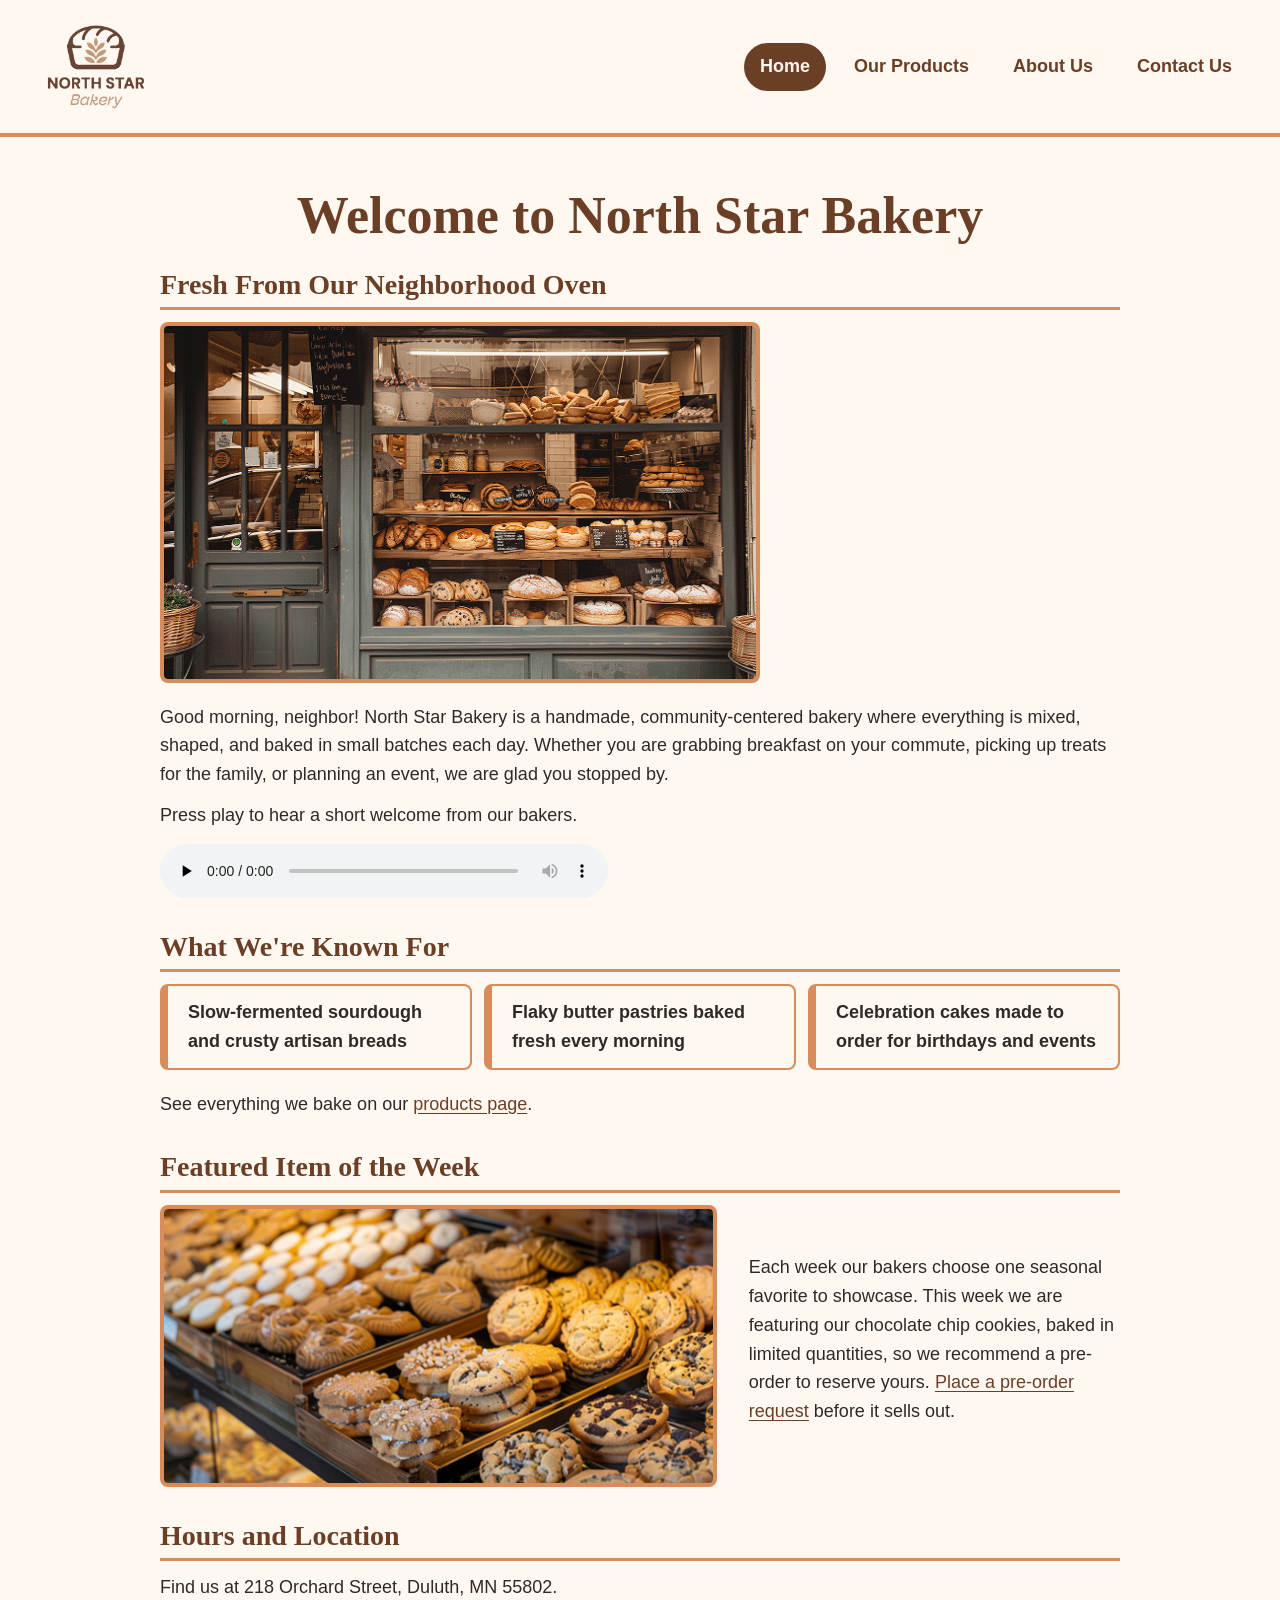
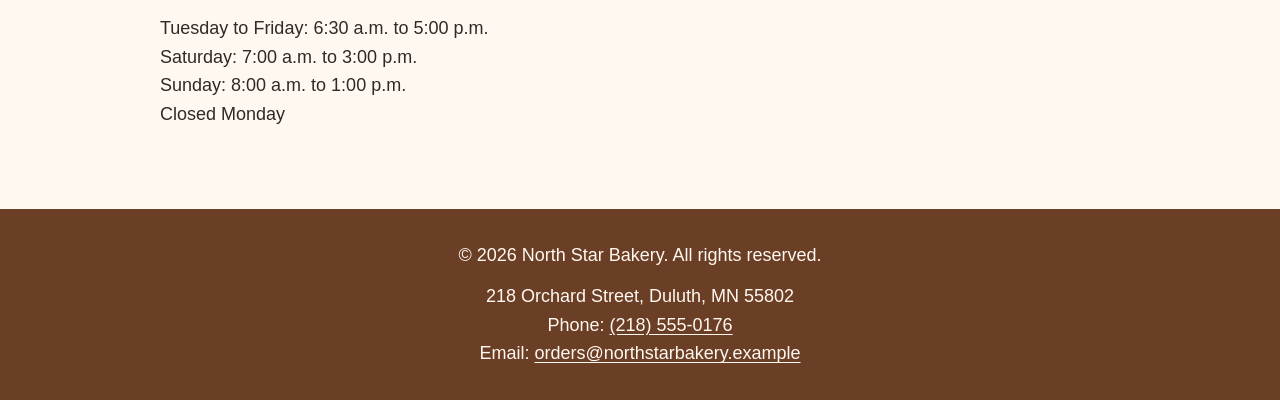
<file: index.html>
<!DOCTYPE html>
<html lang="en">
<head>
  <meta charset="UTF-8">
  <meta name="viewport" content="width=device-width, initial-scale=1.0">
  <meta name="description" content="North Star Bakery is a neighborhood bakery offering handmade breads, pastries, and cakes, with pre-orders available.">
  <title>North Star Bakery | Handmade Bread, Pastries, and Cakes</title>
  <link rel="stylesheet" href="styles.css">
</head>
<body>
  <a href="#main-content">Skip to main content</a>

  <header>
    <a href="index.html"><img src="Bakery_c/bakery-logo_c.png" alt="North Star Bakery logo, a bread loaf with a wheat sprig emblem - return to home page" width="120"></a>
    <nav aria-label="Main navigation">
      <ul>
        <li><a href="index.html" aria-current="page">Home</a></li>
        <li><a href="products.html">Our Products</a></li>
        <li><a href="about.html">About Us</a></li>
        <li><a href="contact.html">Contact Us</a></li>
      </ul>
    </nav>
  </header>

  <main id="main-content">
    <h1>Welcome to North Star Bakery</h1>

    <section>
      <h2>Fresh From Our Neighborhood Oven</h2>
      <img src="Bakery_c/bakery-storefront_c.png" alt="The front of North Star Bakery, with a large shop window full of breads, rolls, and pastries on wooden shelves" width="600">
      <p>Good morning, neighbor! North Star Bakery is a handmade, community-centered bakery where everything is mixed, shaped, and baked in small batches each day. Whether you are grabbing breakfast on your commute, picking up treats for the family, or planning an event, we are glad you stopped by.</p>
      <p>Press play to hear a short welcome from our bakers.</p>
      <audio controls preload="none">
        <source src="Bakery_c/bakery-welcome_c.mp3" type="audio/mpeg">
        <p>Your browser does not support the audio element. You can <a href="Bakery_c/bakery-welcome_c.mp3">download the welcome message (MP3)</a> instead.</p>
      </audio>
    </section>

    <section>
      <h2>What We're Known For</h2>
      <ul class="feature-list">
        <li>Slow-fermented sourdough and crusty artisan breads</li>
        <li>Flaky butter pastries baked fresh every morning</li>
        <li>Celebration cakes made to order for birthdays and events</li>
      </ul>
      <p>See everything we bake on our <a href="products.html">products page</a>.</p>
    </section>

    <section>
      <h2>Featured Item of the Week</h2>
      <div class="feature">
      <picture>
        <source media="(min-width: 800px)" srcset="Bakery_c/bakery-feature-large_c.png">
        <img src="Bakery_c/bakery-feature-small_c.png" alt="Trays of freshly baked cookies, including chocolate chip cookies, and glazed pastries in the North Star Bakery display case" width="600">
      </picture>
      <p>Each week our bakers choose one seasonal favorite to showcase. This week we are featuring our chocolate chip cookies, baked in limited quantities, so we recommend a pre-order to reserve yours. <a href="contact.html">Place a pre-order request</a> before it sells out.</p>
      </div>
    </section>

    <section>
      <h2>Hours and Location</h2>
      <p>Find us at 218 Orchard Street, Duluth, MN 55802.</p>
      <p>Tuesday to Friday: 6:30 a.m. to 5:00 p.m.<br>
      Saturday: 7:00 a.m. to 3:00 p.m.<br>
      Sunday: 8:00 a.m. to 1:00 p.m.<br>
      Closed Monday</p>
    </section>
  </main>

  <footer>
    <p>&copy; 2026 North Star Bakery. All rights reserved.</p>
    <address>
      218 Orchard Street, Duluth, MN 55802<br>
      Phone: <a href="tel:+12185550176">(218) 555-0176</a><br>
      Email: <a href="mailto:orders@northstarbakery.example">orders@northstarbakery.example</a>
    </address>
  </footer>
</body>
</html>
</file>
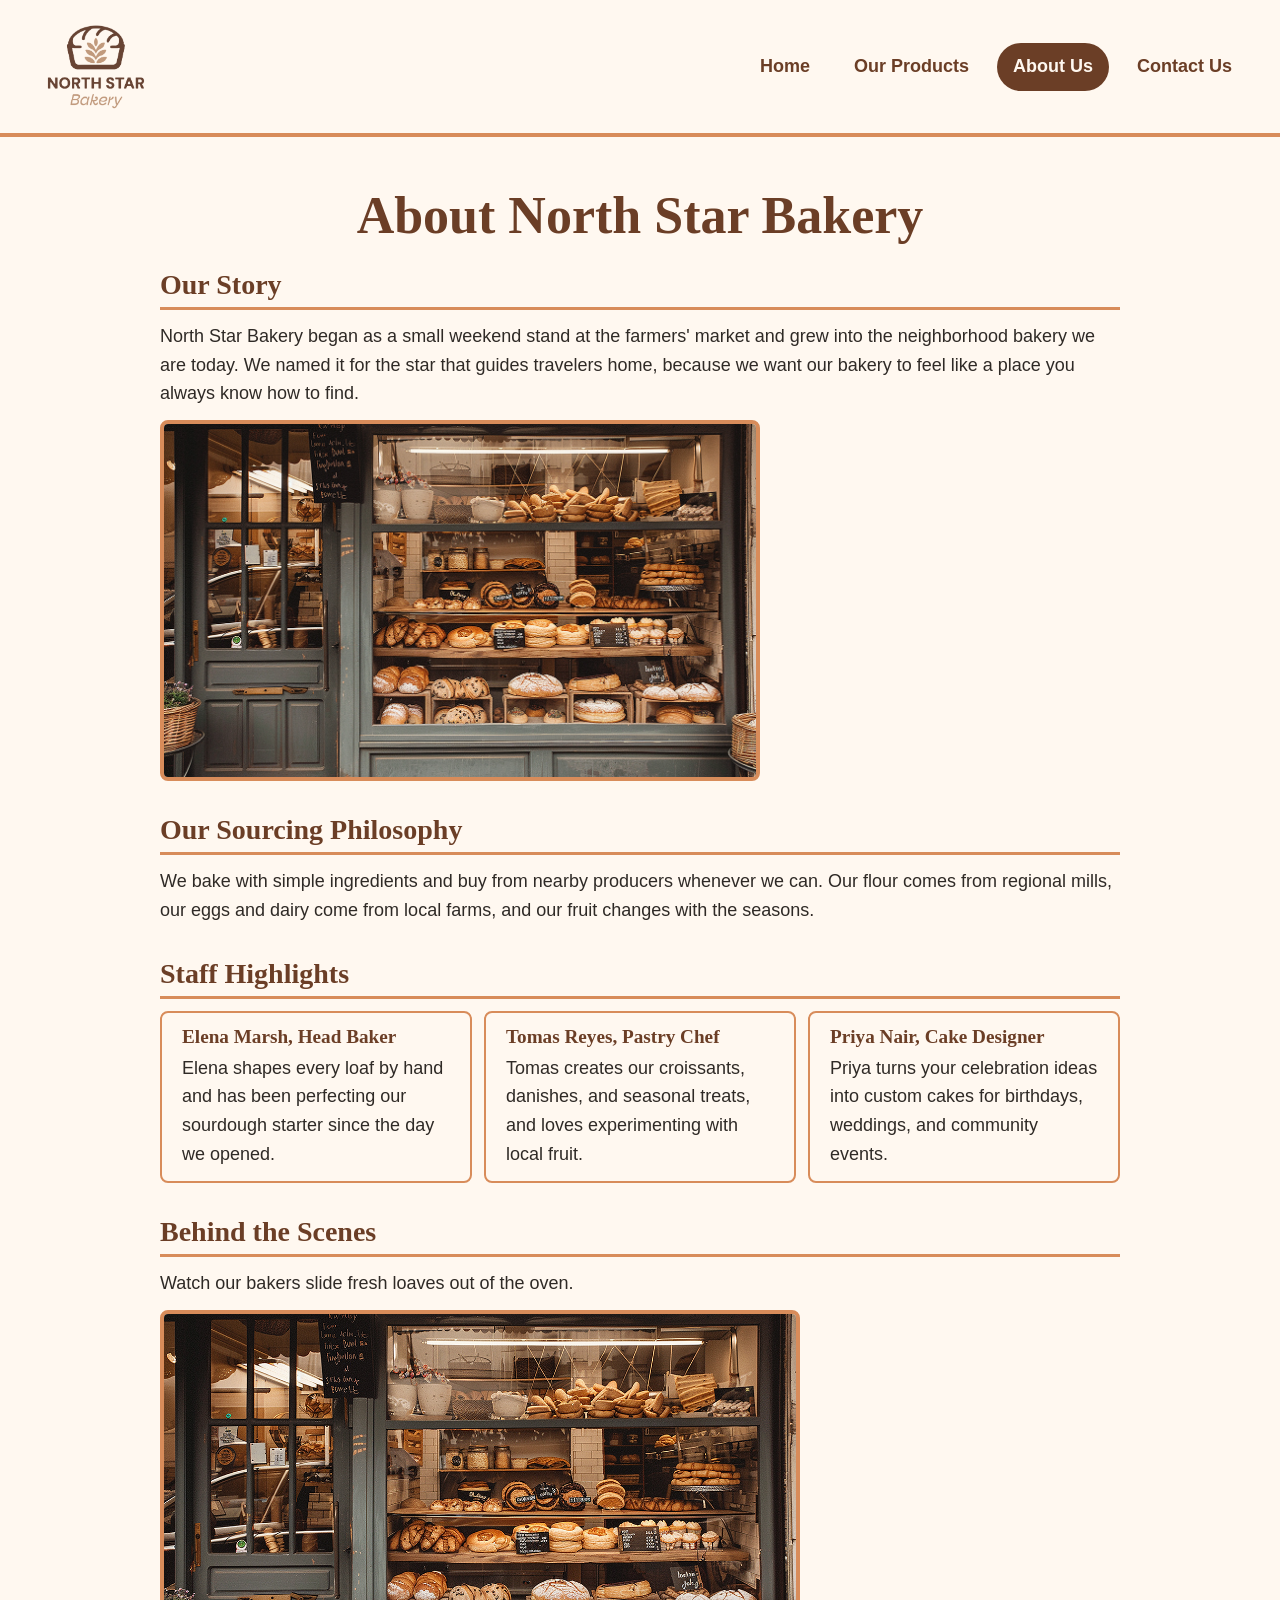
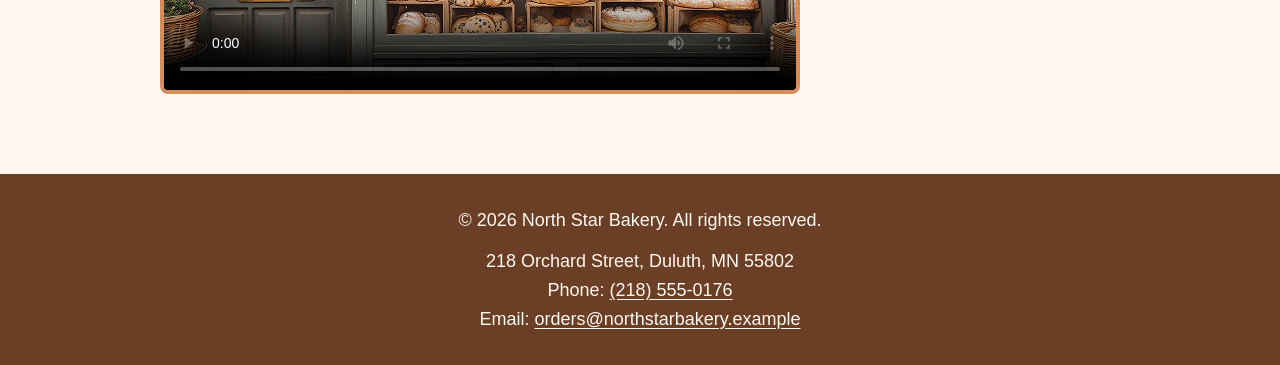
<file: about.html>
<!DOCTYPE html>
<html lang="en">
<head>
  <meta charset="UTF-8">
  <meta name="viewport" content="width=device-width, initial-scale=1.0">
  <meta name="description" content="Learn the story, sourcing philosophy, and team behind North Star Bakery.">
  <title>About Us | North Star Bakery</title>
  <link rel="stylesheet" href="styles.css">
</head>
<body>
  <a href="#main-content">Skip to main content</a>

  <header>
    <a href="index.html"><img src="Bakery_c/bakery-logo_c.png" alt="North Star Bakery logo, a bread loaf with a wheat sprig emblem - return to home page" width="120"></a>
    <nav aria-label="Main navigation">
      <ul>
        <li><a href="index.html">Home</a></li>
        <li><a href="products.html">Our Products</a></li>
        <li><a href="about.html" aria-current="page">About Us</a></li>
        <li><a href="contact.html">Contact Us</a></li>
      </ul>
    </nav>
  </header>

  <main id="main-content">
    <h1>About North Star Bakery</h1>

    <section>
      <h2>Our Story</h2>
      <p>North Star Bakery began as a small weekend stand at the farmers' market and grew into the neighborhood bakery we are today. We named it for the star that guides travelers home, because we want our bakery to feel like a place you always know how to find.</p>
      <img src="Bakery_c/bakery-storefront_c.png" alt="North Star Bakery's storefront window, where neighbors stop in each morning for fresh bread and pastries" width="600">
    </section>

    <section>
      <h2>Our Sourcing Philosophy</h2>
      <p>We bake with simple ingredients and buy from nearby producers whenever we can. Our flour comes from regional mills, our eggs and dairy come from local farms, and our fruit changes with the seasons.</p>
    </section>

    <section>
      <h2>Staff Highlights</h2>
      <div class="card-row">
        <article>
          <h3>Elena Marsh, Head Baker</h3>
          <p>Elena shapes every loaf by hand and has been perfecting our sourdough starter since the day we opened.</p>
        </article>
        <article>
          <h3>Tomas Reyes, Pastry Chef</h3>
          <p>Tomas creates our croissants, danishes, and seasonal treats, and loves experimenting with local fruit.</p>
        </article>
        <article>
          <h3>Priya Nair, Cake Designer</h3>
          <p>Priya turns your celebration ideas into custom cakes for birthdays, weddings, and community events.</p>
        </article>
      </div>
    </section>

    <section>
      <h2>Behind the Scenes</h2>
      <p>Watch our bakers slide fresh loaves out of the oven.</p>
      <video controls preload="metadata" poster="Bakery_c/bakery-storefront_c.png" width="640">
        <source src="Bakery_c/bakery-behind-scenes_c.mp4" type="video/mp4">
        <p>Your browser does not support the video element. The video shows our baker using a wooden peel to slide freshly baked loaves out of the oven. You can <a href="Bakery_c/bakery-behind-scenes_c.mp4">download the behind-the-scenes video (MP4)</a> instead.</p>
      </video>
    </section>
  </main>

  <footer>
    <p>&copy; 2026 North Star Bakery. All rights reserved.</p>
    <address>
      218 Orchard Street, Duluth, MN 55802<br>
      Phone: <a href="tel:+12185550176">(218) 555-0176</a><br>
      Email: <a href="mailto:orders@northstarbakery.example">orders@northstarbakery.example</a>
    </address>
  </footer>
</body>
</html>
</file>
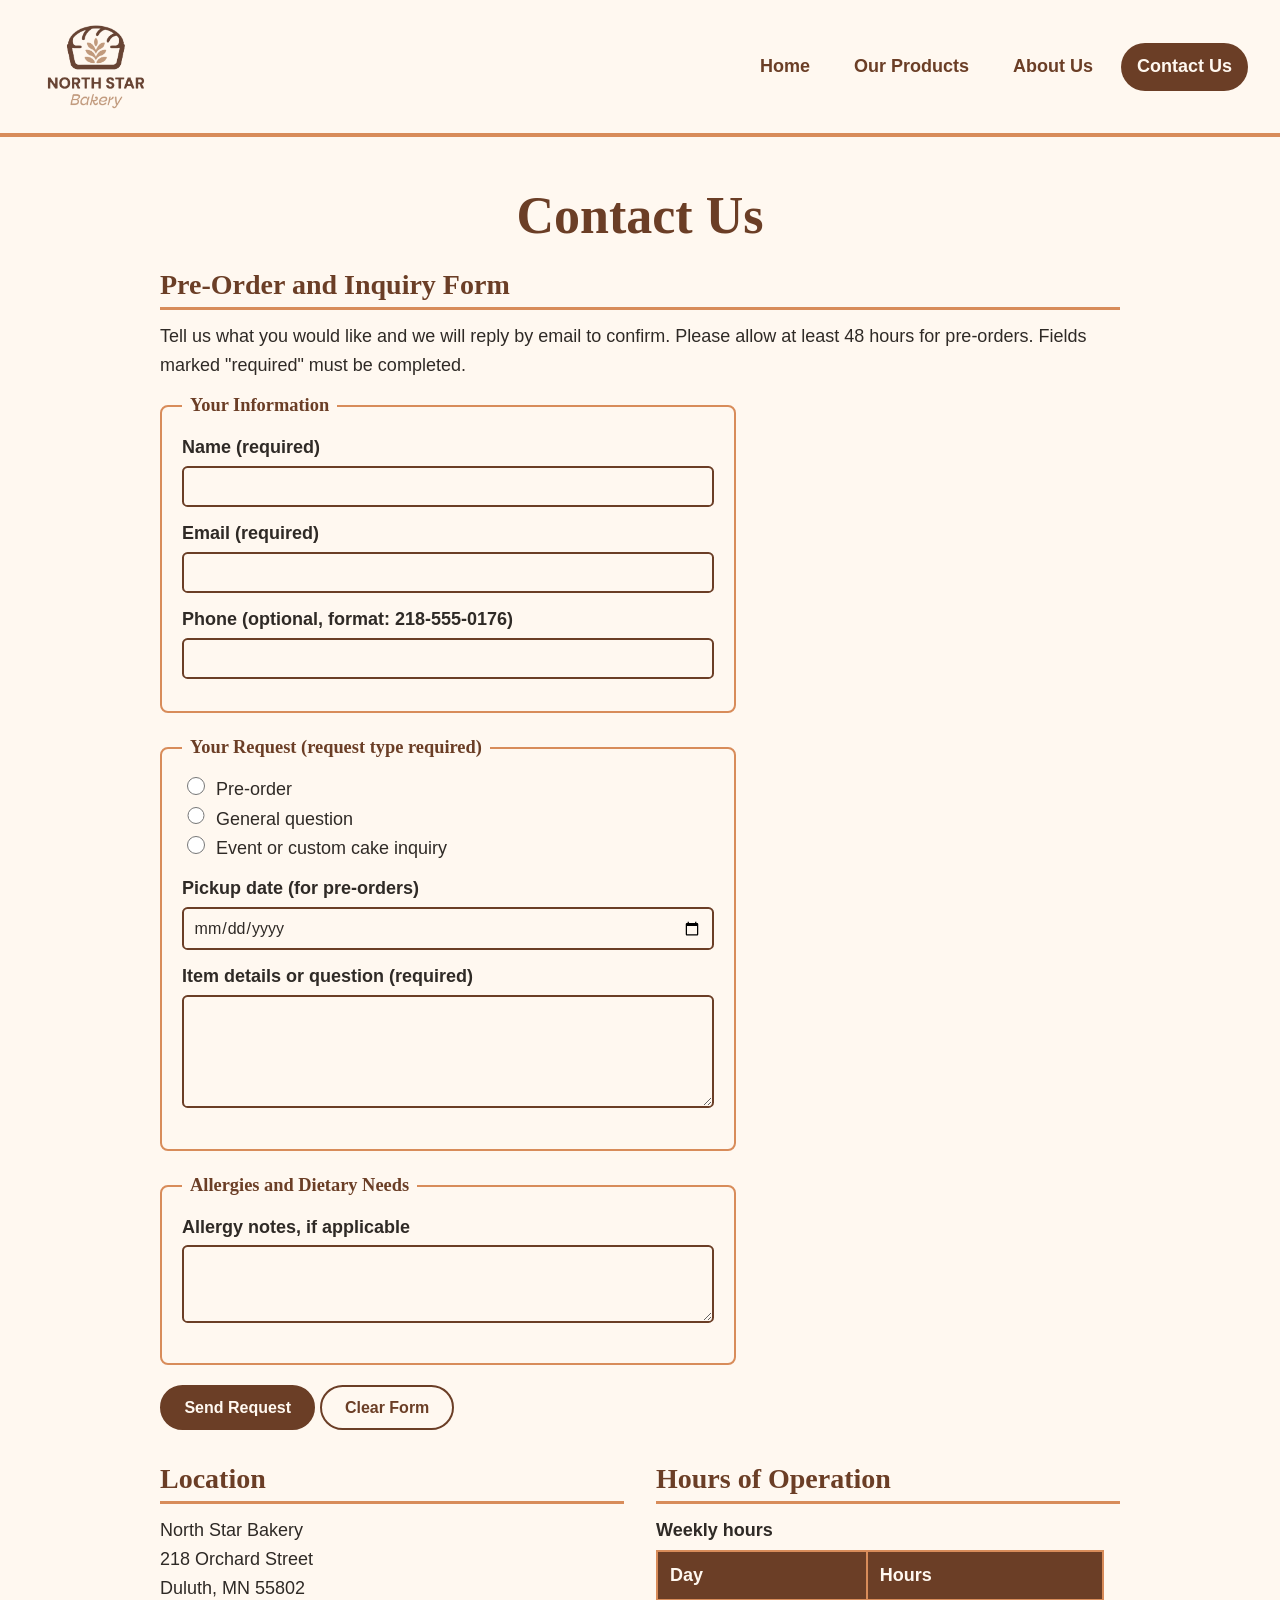
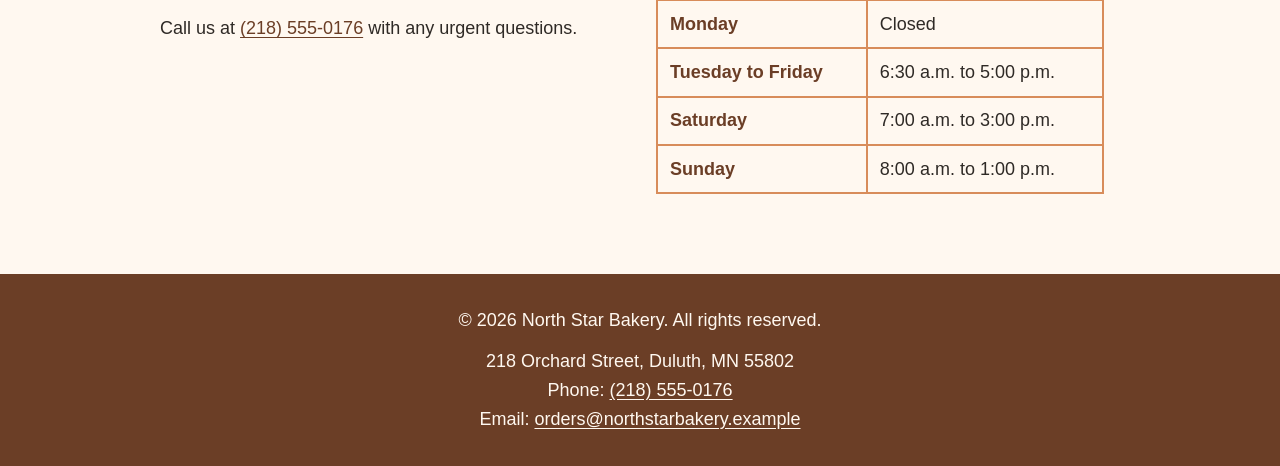
<file: contact.html>
<!DOCTYPE html>
<html lang="en">
<head>
  <meta charset="UTF-8">
  <meta name="viewport" content="width=device-width, initial-scale=1.0">
  <meta name="description" content="Send a pre-order or inquiry to North Star Bakery and find our location and hours.">
  <title>Contact Us | North Star Bakery</title>
  <link rel="stylesheet" href="styles.css">
</head>
<body>
  <a href="#main-content">Skip to main content</a>

  <header>
    <a href="index.html"><img src="Bakery_c/bakery-logo_c.png" alt="North Star Bakery logo, a bread loaf with a wheat sprig emblem - return to home page" width="120"></a>
    <nav aria-label="Main navigation">
      <ul>
        <li><a href="index.html">Home</a></li>
        <li><a href="products.html">Our Products</a></li>
        <li><a href="about.html">About Us</a></li>
        <li><a href="contact.html" aria-current="page">Contact Us</a></li>
      </ul>
    </nav>
  </header>

  <main id="main-content">
    <h1>Contact Us</h1>

    <section>
      <h2>Pre-Order and Inquiry Form</h2>
      <p>Tell us what you would like and we will reply by email to confirm. Please allow at least 48 hours for pre-orders. Fields marked "required" must be completed.</p>

      <form action="https://example.com/preorder" method="post">
        <fieldset>
          <legend>Your Information</legend>
          <p>
            <label for="name">Name (required)</label><br>
            <input type="text" id="name" name="name" required minlength="2" maxlength="60" autocomplete="name">
          </p>
          <p>
            <label for="email">Email (required)</label><br>
            <input type="email" id="email" name="email" required autocomplete="email">
          </p>
          <p>
            <label for="phone">Phone (optional, format: 218-555-0176)</label><br>
            <input type="tel" id="phone" name="phone" pattern="[0-9]{3}-[0-9]{3}-[0-9]{4}" title="Enter a phone number in the format 218-555-0176" autocomplete="tel">
          </p>
        </fieldset>

        <fieldset>
          <legend>Your Request (request type required)</legend>
          <p>
            <input type="radio" id="type-preorder" name="request-type" value="pre-order" required>
            <label for="type-preorder">Pre-order</label><br>
            <input type="radio" id="type-question" name="request-type" value="general-question">
            <label for="type-question">General question</label><br>
            <input type="radio" id="type-event" name="request-type" value="event-inquiry">
            <label for="type-event">Event or custom cake inquiry</label>
          </p>
          <p>
            <label for="pickup-date">Pickup date (for pre-orders)</label><br>
            <input type="date" id="pickup-date" name="pickup-date">
          </p>
          <p>
            <label for="details">Item details or question (required)</label><br>
            <textarea id="details" name="details" rows="5" cols="40" required minlength="10" maxlength="500"></textarea>
          </p>
        </fieldset>

        <fieldset>
          <legend>Allergies and Dietary Needs</legend>
          <p>
            <label for="allergies">Allergy notes, if applicable</label><br>
            <textarea id="allergies" name="allergies" rows="3" cols="40" maxlength="300"></textarea>
          </p>
        </fieldset>

        <p>
          <button type="submit">Send Request</button>
          <button type="reset">Clear Form</button>
        </p>
      </form>
    </section>

    <div class="info-row">
    <section>
      <h2>Location</h2>
      <p>North Star Bakery<br>
      218 Orchard Street<br>
      Duluth, MN 55802</p>
      <p>Call us at <a href="tel:+12185550176">(218) 555-0176</a> with any urgent questions.</p>
    </section>

    <section>
      <h2>Hours of Operation</h2>
      <table>
        <caption>Weekly hours</caption>
        <thead>
          <tr>
            <th scope="col">Day</th>
            <th scope="col">Hours</th>
          </tr>
        </thead>
        <tbody>
          <tr>
            <th scope="row">Monday</th>
            <td>Closed</td>
          </tr>
          <tr>
            <th scope="row">Tuesday to Friday</th>
            <td>6:30 a.m. to 5:00 p.m.</td>
          </tr>
          <tr>
            <th scope="row">Saturday</th>
            <td>7:00 a.m. to 3:00 p.m.</td>
          </tr>
          <tr>
            <th scope="row">Sunday</th>
            <td>8:00 a.m. to 1:00 p.m.</td>
          </tr>
        </tbody>
      </table>
    </section>
    </div>
  </main>

  <footer>
    <p>&copy; 2026 North Star Bakery. All rights reserved.</p>
    <address>
      218 Orchard Street, Duluth, MN 55802<br>
      Phone: <a href="tel:+12185550176">(218) 555-0176</a><br>
      Email: <a href="mailto:orders@northstarbakery.example">orders@northstarbakery.example</a>
    </address>
  </footer>
</body>
</html>
</file>
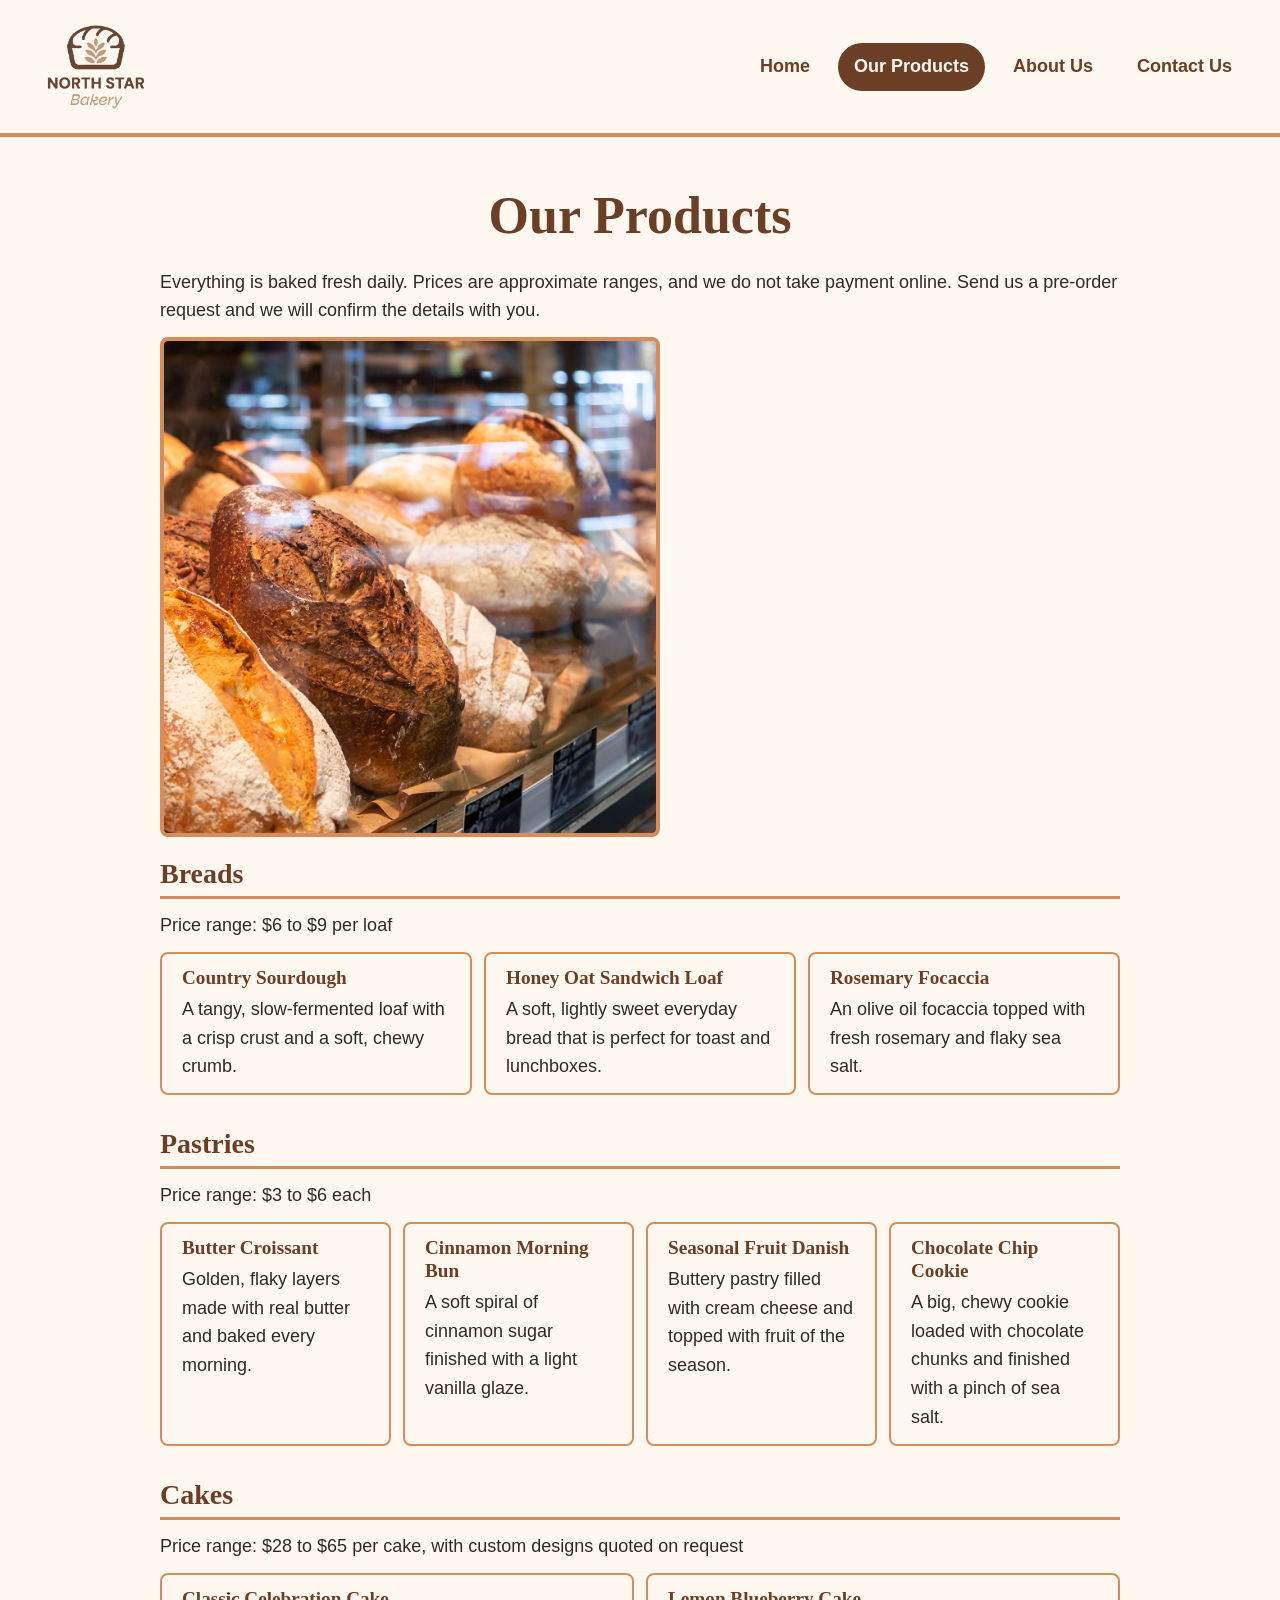
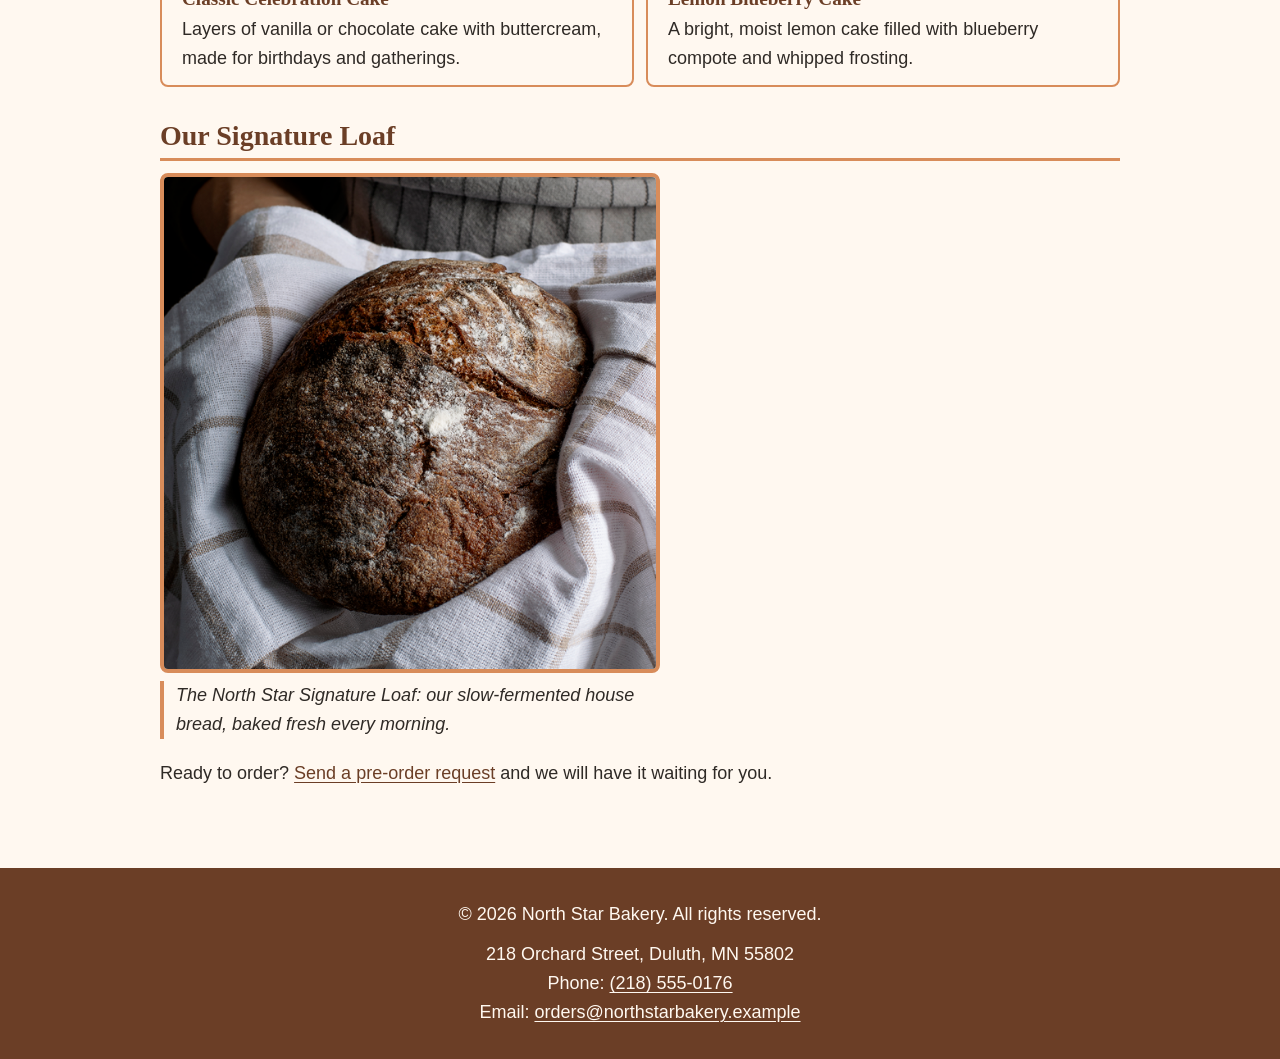
<file: products.html>
<!DOCTYPE html>
<html lang="en">
<head>
  <meta charset="UTF-8">
  <meta name="viewport" content="width=device-width, initial-scale=1.0">
  <meta name="description" content="Browse North Star Bakery's breads, pastries, and cakes, with brief descriptions and price ranges.">
  <title>Our Products | North Star Bakery</title>
  <link rel="stylesheet" href="styles.css">
</head>
<body>
  <a href="#main-content">Skip to main content</a>

  <header>
    <a href="index.html"><img src="Bakery_c/bakery-logo_c.png" alt="North Star Bakery logo, a bread loaf with a wheat sprig emblem - return to home page" width="120"></a>
    <nav aria-label="Main navigation">
      <ul>
        <li><a href="index.html">Home</a></li>
        <li><a href="products.html" aria-current="page">Our Products</a></li>
        <li><a href="about.html">About Us</a></li>
        <li><a href="contact.html">Contact Us</a></li>
      </ul>
    </nav>
  </header>

  <main id="main-content">
    <h1>Our Products</h1>
    <p>Everything is baked fresh daily. Prices are approximate ranges, and we do not take payment online. Send us a pre-order request and we will confirm the details with you.</p>

    <img src="Bakery_c/bakery-bread_c.png" alt="Crusty artisan loaves, including a dark seeded loaf and flour-dusted rounds, stacked in a bakery display case" width="500">

    <section>
      <h2>Breads</h2>
      <p>Price range: $6 to $9 per loaf</p>
      <div class="card-row">
        <article>
          <h3>Country Sourdough</h3>
          <p>A tangy, slow-fermented loaf with a crisp crust and a soft, chewy crumb.</p>
        </article>
        <article>
          <h3>Honey Oat Sandwich Loaf</h3>
          <p>A soft, lightly sweet everyday bread that is perfect for toast and lunchboxes.</p>
        </article>
        <article>
          <h3>Rosemary Focaccia</h3>
          <p>An olive oil focaccia topped with fresh rosemary and flaky sea salt.</p>
        </article>
      </div>
    </section>

    <section>
      <h2>Pastries</h2>
      <p>Price range: $3 to $6 each</p>
      <div class="card-row">
        <article>
          <h3>Butter Croissant</h3>
          <p>Golden, flaky layers made with real butter and baked every morning.</p>
        </article>
        <article>
          <h3>Cinnamon Morning Bun</h3>
          <p>A soft spiral of cinnamon sugar finished with a light vanilla glaze.</p>
        </article>
        <article>
          <h3>Seasonal Fruit Danish</h3>
          <p>Buttery pastry filled with cream cheese and topped with fruit of the season.</p>
        </article>
        <article>
          <h3>Chocolate Chip Cookie</h3>
          <p>A big, chewy cookie loaded with chocolate chunks and finished with a pinch of sea salt.</p>
        </article>
      </div>
    </section>

    <section>
      <h2>Cakes</h2>
      <p>Price range: $28 to $65 per cake, with custom designs quoted on request</p>
      <div class="card-row">
        <article>
          <h3>Classic Celebration Cake</h3>
          <p>Layers of vanilla or chocolate cake with buttercream, made for birthdays and gatherings.</p>
        </article>
        <article>
          <h3>Lemon Blueberry Cake</h3>
          <p>A bright, moist lemon cake filled with blueberry compote and whipped frosting.</p>
        </article>
      </div>
    </section>

    <section>
      <h2>Our Signature Loaf</h2>
      <figure>
        <img src="Bakery_c/bakery-signature-loaf_c.png" alt="North Star Bakery's Signature Loaf, a round, flour-dusted artisan loaf with a scored crust, resting in a checked kitchen towel" width="500">
        <figcaption>The North Star Signature Loaf: our slow-fermented house bread, baked fresh every morning.</figcaption>
      </figure>
      <p>Ready to order? <a href="contact.html">Send a pre-order request</a> and we will have it waiting for you.</p>
    </section>
  </main>

  <footer>
    <p>&copy; 2026 North Star Bakery. All rights reserved.</p>
    <address>
      218 Orchard Street, Duluth, MN 55802<br>
      Phone: <a href="tel:+12185550176">(218) 555-0176</a><br>
      Email: <a href="mailto:orders@northstarbakery.example">orders@northstarbakery.example</a>
    </address>
  </footer>
</body>
</html>
</file>
<file: styles.css>
/* ==========================================================
   North Star Bakery - Visual Design System
   Warm, handmade, and community centered.

   Colors (4):
     Cream    #FFF8F0  page background
     Brown    #6B3E26  headings, links, buttons, footer
     Peach    #D88C5A  accents, borders, hover states
     Charcoal #2F2A26  body text

   Fonts (2):
     Georgia (serif)  headings
     Arial (sans)     body text, navigation, forms
   ========================================================== */

:root {
  --cream: #FFF8F0;
  --brown: #6B3E26;
  --peach: #D88C5A;
  --charcoal: #2F2A26;

  --font-heading: Georgia, "Times New Roman", serif;
  --font-body: Arial, Helvetica, sans-serif;

  --space-s: 0.75rem;
  --space-m: 1.25rem;
  --space-l: 2rem;
}

/* ---------- Base (mobile first) ---------- */
*,
*::before,
*::after {
  box-sizing: border-box;
}

body {
  margin: 0;
  background-color: var(--cream);
  color: var(--charcoal);
  font-family: var(--font-body);
  font-size: 1.0625rem;
  line-height: 1.6;
  display: flex;
  flex-direction: column;
  min-height: 100vh;
}

img,
video {
  max-width: 100%;
  height: auto;
}

audio {
  display: block;
  width: 100%;
  max-width: 28rem;
  min-height: 3.5rem;
  margin-bottom: var(--space-m);
}

/* ---------- Headings: serif, brown, clear hierarchy ---------- */
h1,
h2,
h3 {
  font-family: var(--font-heading);
  color: var(--brown);
  line-height: 1.2;
}

h1 {
  font-size: 2rem;
  margin: 0 0 var(--space-m);
}

h2 {
  font-size: 1.5rem;
  margin: 0 0 var(--space-s);
  padding-bottom: 0.35rem;
  border-bottom: 3px solid var(--peach);
}

h3 {
  font-size: 1.2rem;
  margin: 0 0 0.35rem;
}

p {
  margin: 0 0 var(--space-s);
}

/* ---------- Links ---------- */
a {
  color: var(--brown);
  text-decoration: underline;
  text-underline-offset: 0.15em;
}

a:hover {
  color: var(--charcoal);
  text-decoration-color: var(--peach);
  text-decoration-thickness: 3px;
}

a:focus-visible,
button:focus-visible,
input:focus-visible,
select:focus-visible,
textarea:focus-visible {
  outline: 3px solid var(--brown);
  outline-offset: 3px;
}

/* ---------- Skip link (visible only on keyboard focus) ---------- */
a[href="#main-content"] {
  position: absolute;
  left: -999px;
  top: 0;
  background-color: var(--brown);
  color: var(--cream);
  padding: var(--space-s) var(--space-m);
  z-index: 10;
}

a[href="#main-content"]:focus {
  left: 0;
}

/* ---------- Header and navigation (Flexbox) ---------- */
header {
  display: flex;
  flex-direction: column;
  align-items: center;
  gap: var(--space-s);
  padding: var(--space-s) var(--space-m);
  border-bottom: 4px solid var(--peach);
}

header img {
  display: block;
  width: 7rem;
  /* The logo file has a white background; multiply blends it into the cream page. */
  mix-blend-mode: multiply;
}

nav ul {
  display: flex;
  flex-wrap: wrap;
  justify-content: center;
  gap: 0.5rem;
  list-style: none;
  margin: 0;
  padding: 0;
}

nav a {
  display: block;
  padding: 0.6rem 1rem;
  min-height: 2.75rem;
  border-radius: 2rem;
  font-weight: bold;
  text-decoration: none;
  color: var(--brown);
}

nav a:hover {
  background-color: var(--peach);
  color: var(--charcoal);
}

nav a[aria-current="page"] {
  background-color: var(--brown);
  color: var(--cream);
}

/* ---------- Main content ---------- */
main {
  flex: 1 0 auto;
  width: 100%;
  max-width: 64rem;
  margin: 0 auto;
  padding: var(--space-m) var(--space-m) var(--space-l);
}

section {
  margin-bottom: var(--space-l);
}

main > h1 {
  text-align: center;
}

/* Images keep their proportions and get a warm frame */
main img,
main video {
  display: block;
  border: 4px solid var(--peach);
  border-radius: 0.5rem;
  margin: 0 0 var(--space-m);
}

main picture {
  display: block;
}

/* ---------- Home page ---------- */
.feature-list {
  display: flex;
  flex-direction: column;
  gap: var(--space-s);
  list-style: none;
  margin: 0 0 var(--space-m);
  padding: 0;
}

.feature-list li {
  border: 2px solid var(--peach);
  border-left-width: 8px;
  border-radius: 0.5rem;
  padding: var(--space-s) var(--space-m);
  font-weight: bold;
}

.feature {
  display: flex;
  flex-direction: column;
  gap: var(--space-s);
}

/* ---------- Card rows (products and staff) ---------- */
.card-row {
  display: flex;
  flex-direction: column;
  gap: var(--space-s);
}

.card-row article {
  border: 2px solid var(--peach);
  border-radius: 0.5rem;
  padding: var(--space-s) var(--space-m);
}

.card-row article p {
  margin-bottom: 0;
}

/* ---------- Contact page ---------- */
.info-row {
  display: flex;
  flex-direction: column;
}

form {
  max-width: 36rem;
}

fieldset {
  margin: 0 0 var(--space-m);
  padding: var(--space-s) var(--space-m) var(--space-m);
  border: 2px solid var(--peach);
  border-radius: 0.5rem;
}

legend {
  padding: 0 0.5rem;
  font-family: var(--font-heading);
  font-weight: bold;
  font-size: 1.15rem;
  color: var(--brown);
}

label {
  font-weight: bold;
}

input[type="text"],
input[type="email"],
input[type="tel"],
input[type="date"],
textarea {
  width: 100%;
  margin-top: 0.25rem;
  padding: 0.6rem;
  border: 2px solid var(--brown);
  border-radius: 0.35rem;
  background-color: var(--cream);
  color: var(--charcoal);
  font-family: var(--font-body);
  font-size: 1rem;
}

input[type="radio"] {
  width: 1.1rem;
  height: 1.1rem;
  margin-right: 0.4rem;
  accent-color: var(--brown);
}

fieldset input[type="radio"] + label {
  font-weight: normal;
}

button {
  padding: 0.7rem 1.4rem;
  border: 2px solid var(--brown);
  border-radius: 2rem;
  background-color: var(--brown);
  color: var(--cream);
  font-family: var(--font-body);
  font-size: 1rem;
  font-weight: bold;
  cursor: pointer;
}

button:hover {
  background-color: var(--peach);
  border-color: var(--peach);
  color: var(--charcoal);
}

button[type="reset"] {
  background-color: var(--cream);
  color: var(--brown);
}

button[type="reset"]:hover {
  background-color: var(--peach);
  color: var(--charcoal);
}

/* Hours table */
table {
  width: 100%;
  max-width: 28rem;
  border-collapse: collapse;
}

caption {
  text-align: left;
  font-weight: bold;
  padding-bottom: 0.35rem;
}

th,
td {
  padding: 0.55rem 0.75rem;
  border: 2px solid var(--peach);
  text-align: left;
}

thead th {
  background-color: var(--brown);
  color: var(--cream);
}

tbody th {
  color: var(--brown);
}

/* ---------- Figure ---------- */
figure {
  margin: 0 0 var(--space-m);
  max-width: 32rem;
}

figure img {
  margin-bottom: 0;
}

figcaption {
  margin-top: 0.5rem;
  padding-left: var(--space-s);
  border-left: 4px solid var(--peach);
  font-style: italic;
}

/* ---------- Footer ---------- */
footer {
  background-color: var(--brown);
  color: var(--cream);
  padding: var(--space-m);
  text-align: center;
}

footer p {
  margin-bottom: var(--space-s);
}

footer address {
  font-style: normal;
}

footer a {
  color: var(--cream);
}

footer a:hover {
  color: var(--peach);
  text-decoration-color: var(--peach);
}

/* ==========================================================
   Tablet and larger (768px and up)
   ========================================================== */
@media (min-width: 48em) {
  h1 {
    font-size: 2.75rem;
  }

  h2 {
    font-size: 1.75rem;
  }

  header {
    flex-direction: row;
    justify-content: space-between;
    padding: var(--space-s) var(--space-l);
  }

  header img {
    width: 8rem;
  }

  nav ul {
    justify-content: flex-end;
    gap: 0.75rem;
  }

  main {
    padding: var(--space-l);
  }

  .feature-list {
    flex-direction: row;
  }

  .feature-list li {
    flex: 1 1 0;
  }

  .feature {
    flex-direction: row;
    align-items: center;
    gap: var(--space-l);
  }

  .feature picture {
    flex: 3 1 0;
  }

  .feature p {
    flex: 2 1 0;
  }

  .feature img {
    margin-bottom: 0;
    width: 100%;
  }

  .card-row {
    flex-direction: row;
    flex-wrap: wrap;
  }

  .card-row article {
    flex: 1 1 14rem;
  }

  .info-row {
    flex-direction: row;
    gap: var(--space-l);
  }

  .info-row section {
    flex: 1 1 0;
  }

  footer {
    padding: var(--space-l);
  }
}

/* ==========================================================
   Large desktop (1024px and up)
   ========================================================== */
@media (min-width: 64em) {
  body {
    font-size: 1.125rem;
  }

  h1 {
    font-size: 3.25rem;
  }

  main {
    padding: 3rem var(--space-l);
  }
}
</file>
